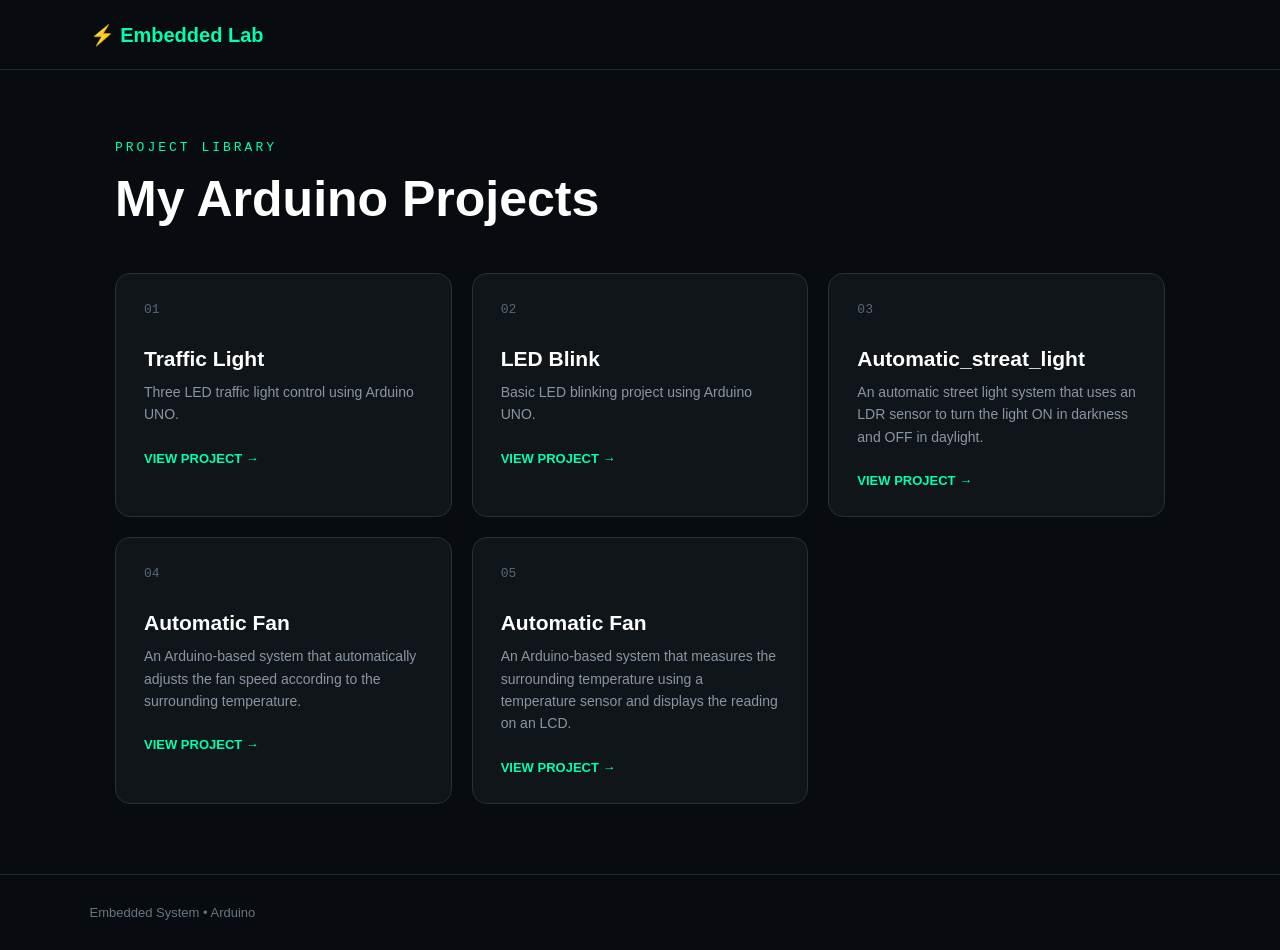
<file: index.html>
<!DOCTYPE html>
<html lang="en">

<head>
    <meta charset="UTF-8">
    <meta name="viewport" content="width=device-width, initial-scale=1.0">

    <title>Embedded System Projects</title>

    <style>
        * {
            margin: 0;
            padding: 0;
            box-sizing: border-box;
        }

        body {
            font-family: Arial, sans-serif;
            background: #080b0f;
            color: white;
            min-height: 100vh;
        }

        header {
            height: 70px;
            display: flex;
            align-items: center;
            padding: 0 7%;
            border-bottom: 1px solid #202830;
        }

        .logo {
            color: #00ffae;
            font-size: 20px;
            font-weight: bold;
        }

        main {
            max-width: 1100px;
            margin: auto;
            padding: 70px 25px;
        }

        .small-title {
            color: #00ffae;
            font-family: monospace;
            letter-spacing: 3px;
            font-size: 13px;
            margin-bottom: 15px;
        }

        h1 {
            font-size: 50px;
            margin-bottom: 45px;
        }

        .project-list {
            display: grid;
            grid-template-columns: repeat(auto-fit, minmax(280px, 1fr));
            gap: 20px;
        }

        .project {
            display: block;
            text-decoration: none;
            color: white;

            background: #10151a;
            border: 1px solid #26313a;
            border-radius: 15px;

            padding: 28px;

            transition: 0.25s;
        }

        .project:hover {
            transform: translateY(-5px);
            border-color: #00ffae;
        }

        .project-number {
            color: #596773;
            font-family: monospace;
            font-size: 13px;
            margin-bottom: 30px;
        }

        .project h2 {
            font-size: 21px;
            margin-bottom: 10px;
        }

        .project p {
            color: #8996a1;
            line-height: 1.6;
            font-size: 14px;
        }

        .arrow {
            display: block;
            color: #00ffae;
            margin-top: 25px;
            font-size: 13px;
            font-weight: bold;
        }

        footer {
            border-top: 1px solid #202830;
            padding: 30px 7%;
            color: #687580;
            font-size: 13px;
        }

        @media (max-width: 600px) {

            main {
                padding: 50px 20px;
            }

            h1 {
                font-size: 38px;
            }

        }
    </style>

</head>


<body>

    <header>

        <div class="logo">
            ⚡ Embedded Lab
        </div>

    </header>


    <main>

        <div class="small-title">
            PROJECT LIBRARY
        </div>

        <h1>
            My Arduino Projects
        </h1>


        <div class="project-list">


            <!-- PROJECT 01 -->

            <a
                href="traffic-light.html"
                class="project"
            >

                <div class="project-number">
                    01
                </div>

                <h2>
                    Traffic Light
                </h2>

                <p>
                    Three LED traffic light control
                    using Arduino UNO.
                </p>

                <span class="arrow">
                    VIEW PROJECT →
                </span>

            </a>


            <!-- PROJECT 02 -->

            <a
                href="led_blink.html"
                class="project"
            >

                <div class="project-number">
                    02
                </div>

                <h2>
                   LED Blink
                </h2>

                <p>
                    Basic LED blinking project
                    using Arduino UNO.
                </p>

                <span class="arrow">
                    VIEW PROJECT →
                </span>

            </a>


            <!-- PROJECT 03 -->

            <a
                href="automatic_streat_light.html"
                class="project"
            >

                <div class="project-number">
                    03
                </div>

                <h2>
                    Automatic_streat_light
                </h2>

                <p>
                    An automatic street light system that uses an 
                    LDR sensor to turn the light ON in darkness and OFF in daylight.
                </p>

                <span class="arrow">
                    VIEW PROJECT →
                </span>

            </a>


            <!-- PROJECT 04 -->

            <a
                href="automatic_fan.html"
                class="project"
            >

                <div class="project-number">
                    04
                </div>

                <h2>
                    Automatic Fan
                </h2>

                <p>
                    An Arduino-based system that automatically adjusts 
                    the fan speed according to the surrounding temperature.
                </p>

                <span class="arrow">
                    VIEW PROJECT →
                </span>

            </a>

                        <!-- PROJECT 05 -->

            <a
                href="temperature_monitoring.html"
                class="project"
            >

                <div class="project-number">
                    05
                </div>

                <h2>
                    Automatic Fan
                </h2>

                <p>
                    An Arduino-based system that measures the surrounding 
                    temperature using a temperature sensor and displays the reading on an LCD.
                </p>

                <span class="arrow">
                    VIEW PROJECT →
                </span>

            </a>


        </div>

    </main>


    <footer>

        Embedded System • Arduino 

    </footer>


</body>

</html>
</file>
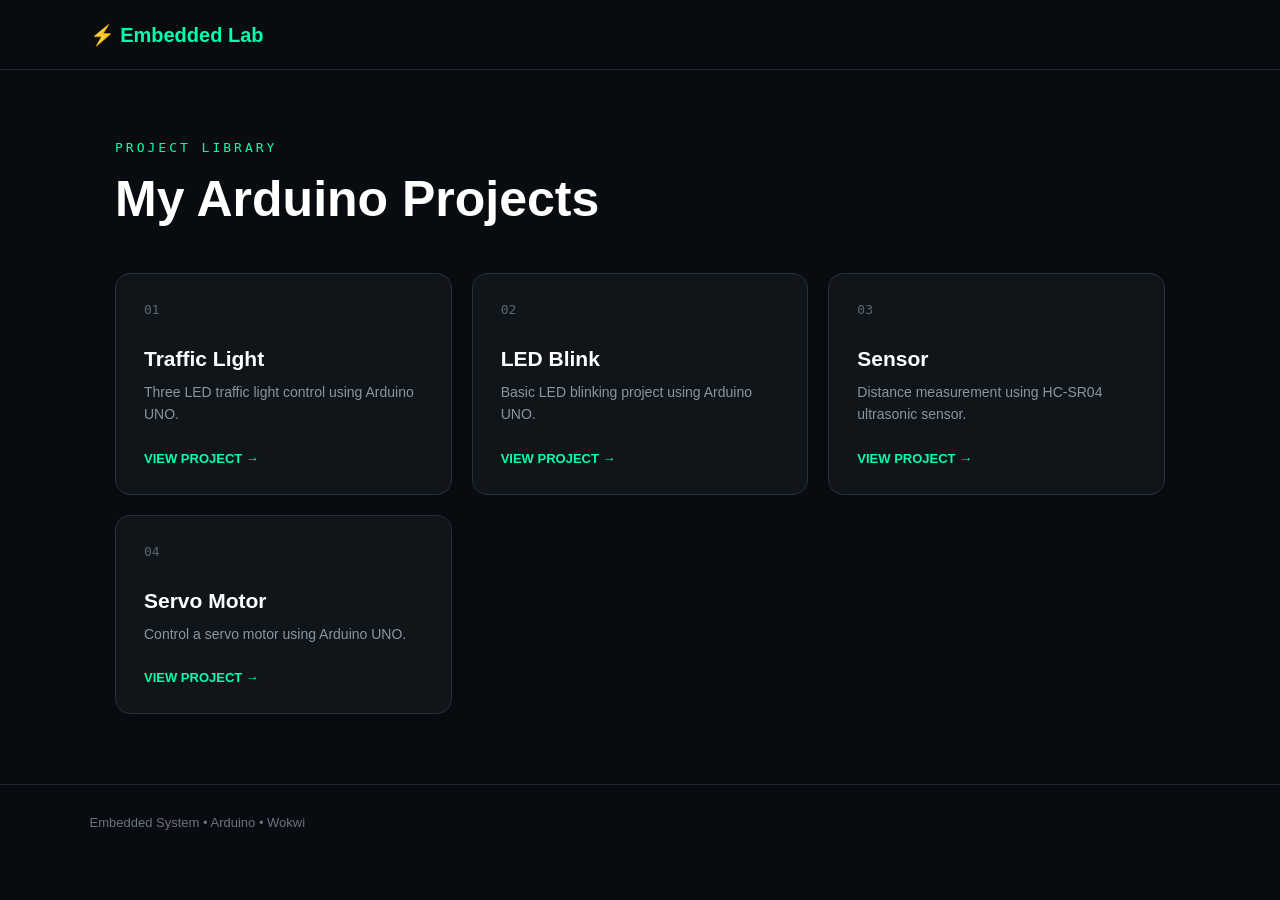
<file: ambedded_system/index.html>
<!DOCTYPE html>
<html lang="en">

<head>
    <meta charset="UTF-8">
    <meta name="viewport" content="width=device-width, initial-scale=1.0">

    <title>Embedded System Projects</title>

    <style>
        * {
            margin: 0;
            padding: 0;
            box-sizing: border-box;
        }

        body {
            font-family: Arial, sans-serif;
            background: #080b0f;
            color: white;
            min-height: 100vh;
        }

        header {
            height: 70px;
            display: flex;
            align-items: center;
            padding: 0 7%;
            border-bottom: 1px solid #202830;
        }

        .logo {
            color: #00ffae;
            font-size: 20px;
            font-weight: bold;
        }

        main {
            max-width: 1100px;
            margin: auto;
            padding: 70px 25px;
        }

        .small-title {
            color: #00ffae;
            font-family: monospace;
            letter-spacing: 3px;
            font-size: 13px;
            margin-bottom: 15px;
        }

        h1 {
            font-size: 50px;
            margin-bottom: 45px;
        }

        .project-list {
            display: grid;
            grid-template-columns: repeat(auto-fit, minmax(280px, 1fr));
            gap: 20px;
        }

        .project {
            display: block;
            text-decoration: none;
            color: white;

            background: #10151a;
            border: 1px solid #26313a;
            border-radius: 15px;

            padding: 28px;

            transition: 0.25s;
        }

        .project:hover {
            transform: translateY(-5px);
            border-color: #00ffae;
        }

        .project-number {
            color: #596773;
            font-family: monospace;
            font-size: 13px;
            margin-bottom: 30px;
        }

        .project h2 {
            font-size: 21px;
            margin-bottom: 10px;
        }

        .project p {
            color: #8996a1;
            line-height: 1.6;
            font-size: 14px;
        }

        .arrow {
            display: block;
            color: #00ffae;
            margin-top: 25px;
            font-size: 13px;
            font-weight: bold;
        }

        footer {
            border-top: 1px solid #202830;
            padding: 30px 7%;
            color: #687580;
            font-size: 13px;
        }

        @media (max-width: 600px) {

            main {
                padding: 50px 20px;
            }

            h1 {
                font-size: 38px;
            }

        }
    </style>

</head>


<body>

    <header>

        <div class="logo">
            ⚡ Embedded Lab
        </div>

    </header>


    <main>

        <div class="small-title">
            PROJECT LIBRARY
        </div>

        <h1>
            My Arduino Projects
        </h1>


        <div class="project-list">


            <!-- PROJECT 01 -->

            <a
                href="traffic-light.html"
                class="project"
            >

                <div class="project-number">
                    01
                </div>

                <h2>
                    Traffic Light
                </h2>

                <p>
                    Three LED traffic light control
                    using Arduino UNO.
                </p>

                <span class="arrow">
                    VIEW PROJECT →
                </span>

            </a>


            <!-- PROJECT 02 -->

            <a
                href="led-blink.html"
                class="project"
            >

                <div class="project-number">
                    02
                </div>

                <h2>
                   LED Blink
                </h2>

                <p>
                    Basic LED blinking project
                    using Arduino UNO.
                </p>

                <span class="arrow">
                    VIEW PROJECT →
                </span>

            </a>


            <!-- PROJECT 03 -->

            <a
                href="ultrasonic.html"
                class="project"
            >

                <div class="project-number">
                    03
                </div>

                <h2>
                    Sensor
                </h2>

                <p>
                    Distance measurement using
                    HC-SR04 ultrasonic sensor.
                </p>

                <span class="arrow">
                    VIEW PROJECT →
                </span>

            </a>


            <!-- PROJECT 04 -->

            <a
                href="servo-motor.html"
                class="project"
            >

                <div class="project-number">
                    04
                </div>

                <h2>
                    Servo Motor
                </h2>

                <p>
                    Control a servo motor using
                    Arduino UNO.
                </p>

                <span class="arrow">
                    VIEW PROJECT →
                </span>

            </a>


        </div>

    </main>


    <footer>

        Embedded System • Arduino • Wokwi

    </footer>


</body>

</html>
</file>
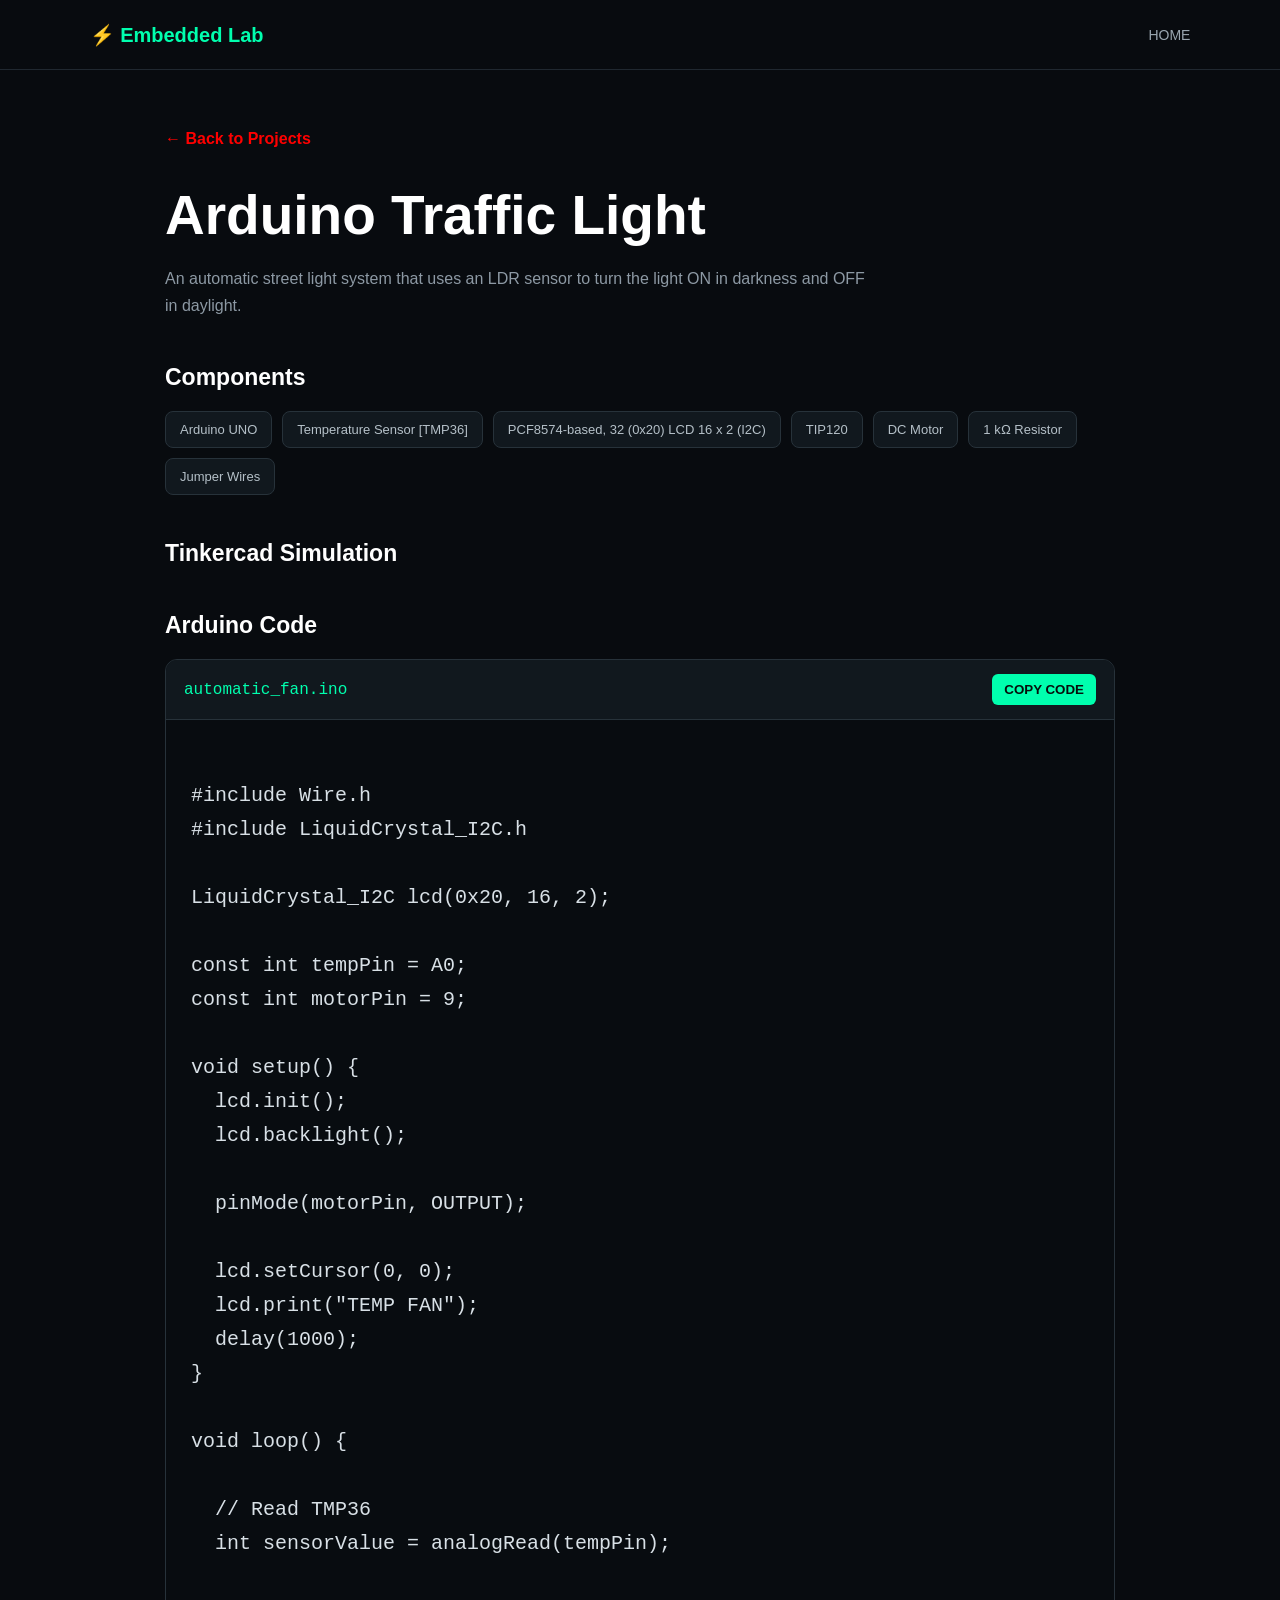
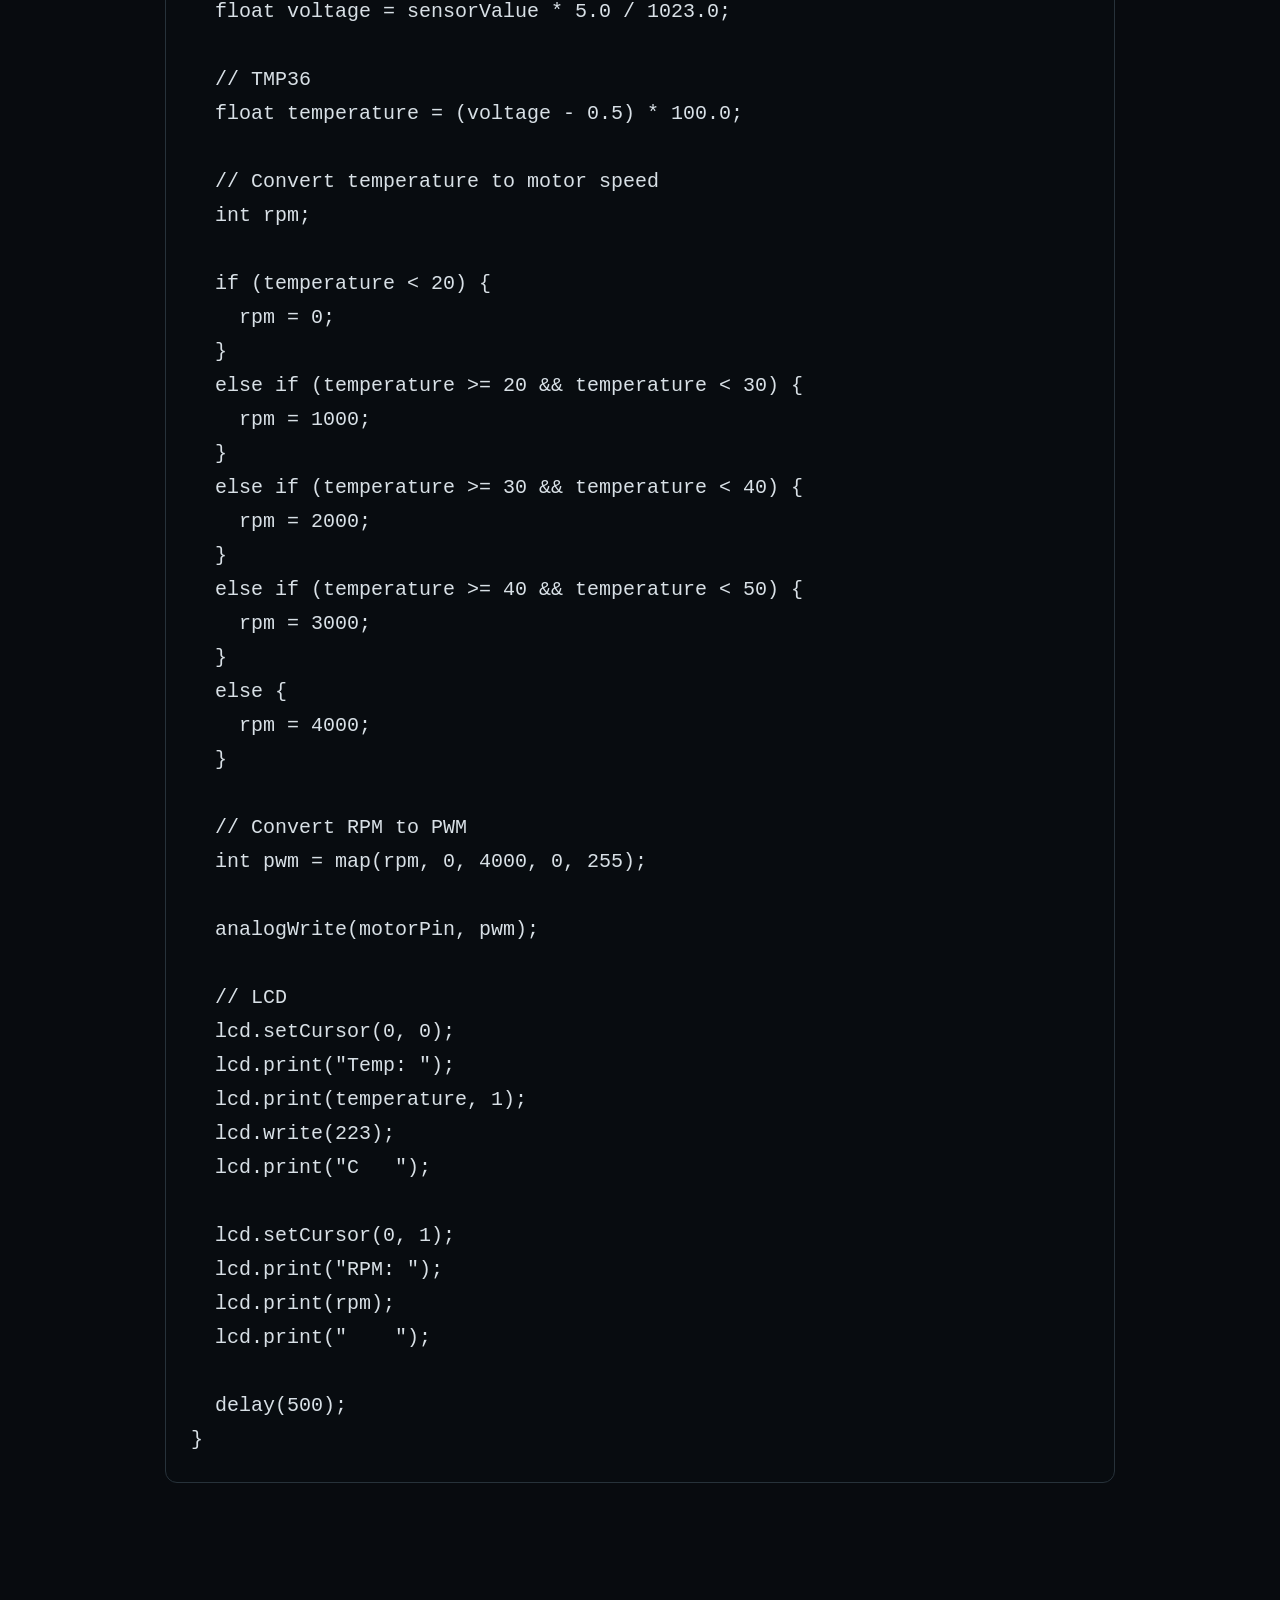
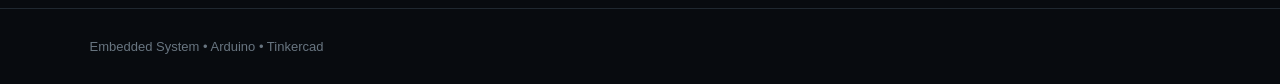
<file: automatic_fan.html>
<!DOCTYPE html>
<html lang="en">

<head>

    <meta charset="UTF-8">

    <meta
        name="viewport"
        content="width=device-width, initial-scale=1.0"
    >

    <title>Arduino Traffic Light</title>

    <link rel="stylesheet" href="style.css">

</head>


<body>


<header>

    <div class="logo">
        ⚡ Embedded Lab
    </div>


    <a
        href="index.html"
        class="home"
    >
        HOME
    </a>

</header>


<main>


    <a
        href="index.html"
        class="back"
    >
        ← Back to Projects
    </a>


    <h1>
        Arduino Traffic Light
    </h1>


    <p class="description">

An automatic street light system that uses an 
LDR sensor to turn the light ON in darkness and OFF in daylight.

    </p>


    <!-- COMPONENTS -->

    <section>

        <h2>
            Components
        </h2>


        <div class="components">

            <span class="component">
                Arduino UNO
            </span>

            <span class="component">
                Temperature Sensor [TMP36]
            </span>

            <span class="component">
                PCF8574-based, 32 (0x20) LCD 16 x 2 (I2C)
            </span>

            <span class="component">
                TIP120
            </span>

            <span class="component">
                DC Motor
            </span>

            <span class="component">
                1 kΩ Resistor
            </span>

            <span class="component">
                Jumper Wires
            </span>

        </div>

    </section>


   

    <section>

        <h2>
            Tinkercad Simulation
        </h2>


    </section>


    <!-- ARDUINO CODE -->

    <section>

        <h2>
            Arduino Code
        </h2>


        <div class="code-box">


            <div class="code-header">

                <span class="code-title">
                    automatic_fan.ino
                </span>


                <button
                    class="copy"
                    onclick="copyCode('arduinoCode')"
                >
                    COPY CODE
                </button>

            </div>


            <pre><code id="arduinoCode">
#include Wire.h
#include LiquidCrystal_I2C.h

LiquidCrystal_I2C lcd(0x20, 16, 2);

const int tempPin = A0;
const int motorPin = 9;

void setup() {
  lcd.init();
  lcd.backlight();

  pinMode(motorPin, OUTPUT);

  lcd.setCursor(0, 0);
  lcd.print("TEMP FAN");
  delay(1000);
}

void loop() {

  // Read TMP36
  int sensorValue = analogRead(tempPin);

  float voltage = sensorValue * 5.0 / 1023.0;

  // TMP36
  float temperature = (voltage - 0.5) * 100.0;

  // Convert temperature to motor speed
  int rpm;

  if (temperature < 20) {
    rpm = 0;
  }
  else if (temperature >= 20 && temperature < 30) {
    rpm = 1000;
  }
  else if (temperature >= 30 && temperature < 40) {
    rpm = 2000;
  }
  else if (temperature >= 40 && temperature < 50) {
    rpm = 3000;
  }
  else {
    rpm = 4000;
  }

  // Convert RPM to PWM
  int pwm = map(rpm, 0, 4000, 0, 255);

  analogWrite(motorPin, pwm);

  // LCD
  lcd.setCursor(0, 0);
  lcd.print("Temp: ");
  lcd.print(temperature, 1);
  lcd.write(223);
  lcd.print("C   ");

  lcd.setCursor(0, 1);
  lcd.print("RPM: ");
  lcd.print(rpm);
  lcd.print("    ");

  delay(500);
}
</code></pre>


        </div>


    </section>


</main>


<footer>

    Embedded System • Arduino • Tinkercad

</footer>


<script src="script.js"></script>


</body>

</html>
</file>
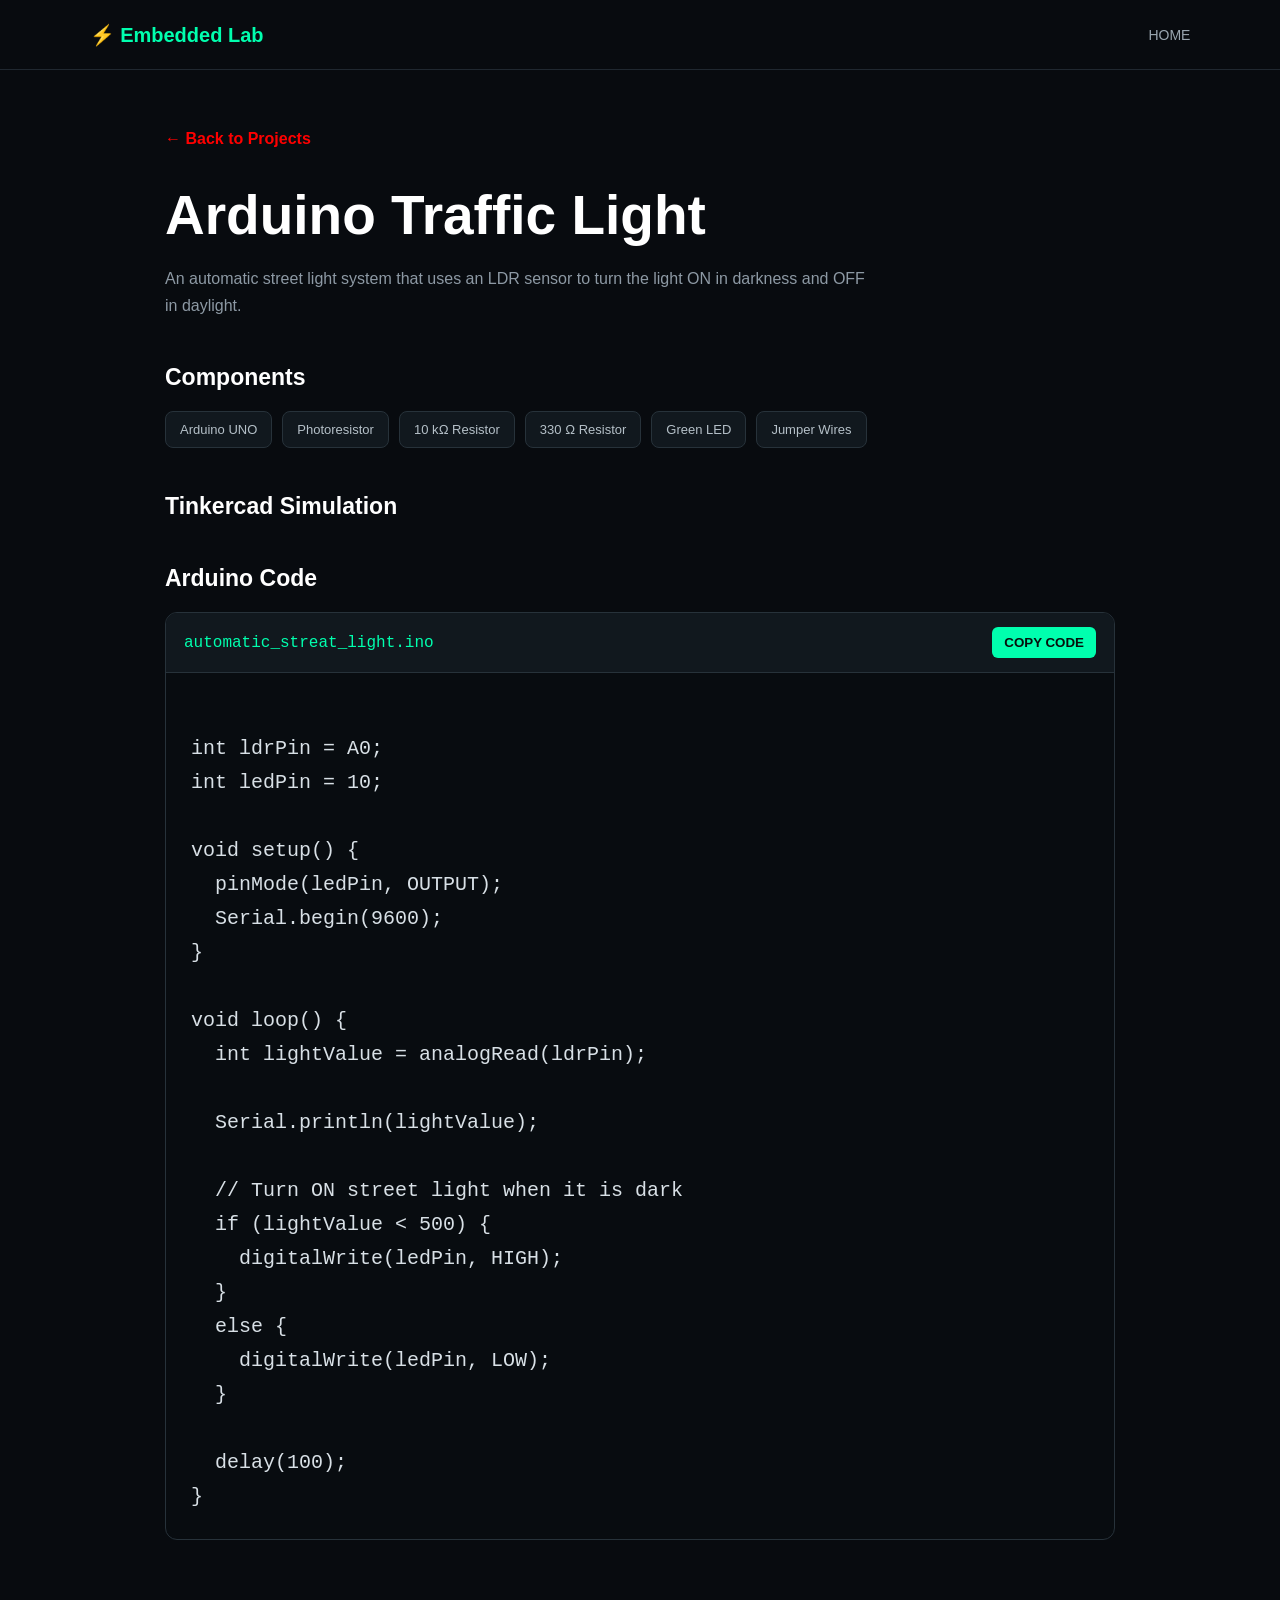
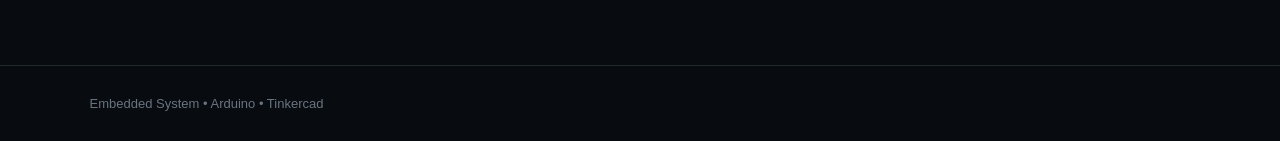
<file: automatic_streat_light.html>
<!DOCTYPE html>
<html lang="en">

<head>

    <meta charset="UTF-8">

    <meta
        name="viewport"
        content="width=device-width, initial-scale=1.0"
    >

    <title>Arduino Traffic Light</title>

    <link rel="stylesheet" href="style.css">

</head>


<body>


<header>

    <div class="logo">
        ⚡ Embedded Lab
    </div>


    <a
        href="index.html"
        class="home"
    >
        HOME
    </a>

</header>


<main>


    <a
        href="index.html"
        class="back"
    >
        ← Back to Projects
    </a>


    <h1>
        Arduino Traffic Light
    </h1>


    <p class="description">

An automatic street light system that uses an 
LDR sensor to turn the light ON in darkness and OFF in daylight.

    </p>


    <!-- COMPONENTS -->

    <section>

        <h2>
            Components
        </h2>


        <div class="components">

            <span class="component">
                Arduino UNO
            </span>

            <span class="component">
                Photoresistor
            </span>

            <span class="component">
                10 kΩ Resistor
            </span>

            <span class="component">
                330 Ω Resistor
            </span>

            <span class="component">
                Green LED
            </span>

            <span class="component">
                Jumper Wires
            </span>

        </div>

    </section>


   

    <section>

        <h2>
            Tinkercad Simulation
        </h2>


    </section>


    <!-- ARDUINO CODE -->

    <section>

        <h2>
            Arduino Code
        </h2>


        <div class="code-box">


            <div class="code-header">

                <span class="code-title">
                    automatic_streat_light.ino
                </span>


                <button
                    class="copy"
                    onclick="copyCode('arduinoCode')"
                >
                    COPY CODE
                </button>

            </div>


            <pre><code id="arduinoCode">
int ldrPin = A0;
int ledPin = 10;

void setup() {
  pinMode(ledPin, OUTPUT);
  Serial.begin(9600);
}

void loop() {
  int lightValue = analogRead(ldrPin);

  Serial.println(lightValue);

  // Turn ON street light when it is dark
  if (lightValue < 500) {
    digitalWrite(ledPin, HIGH);
  } 
  else {
    digitalWrite(ledPin, LOW);
  }

  delay(100);
}
</code></pre>


        </div>


    </section>


</main>


<footer>

    Embedded System • Arduino • Tinkercad

</footer>


<script src="script.js"></script>


</body>

</html>
</file>
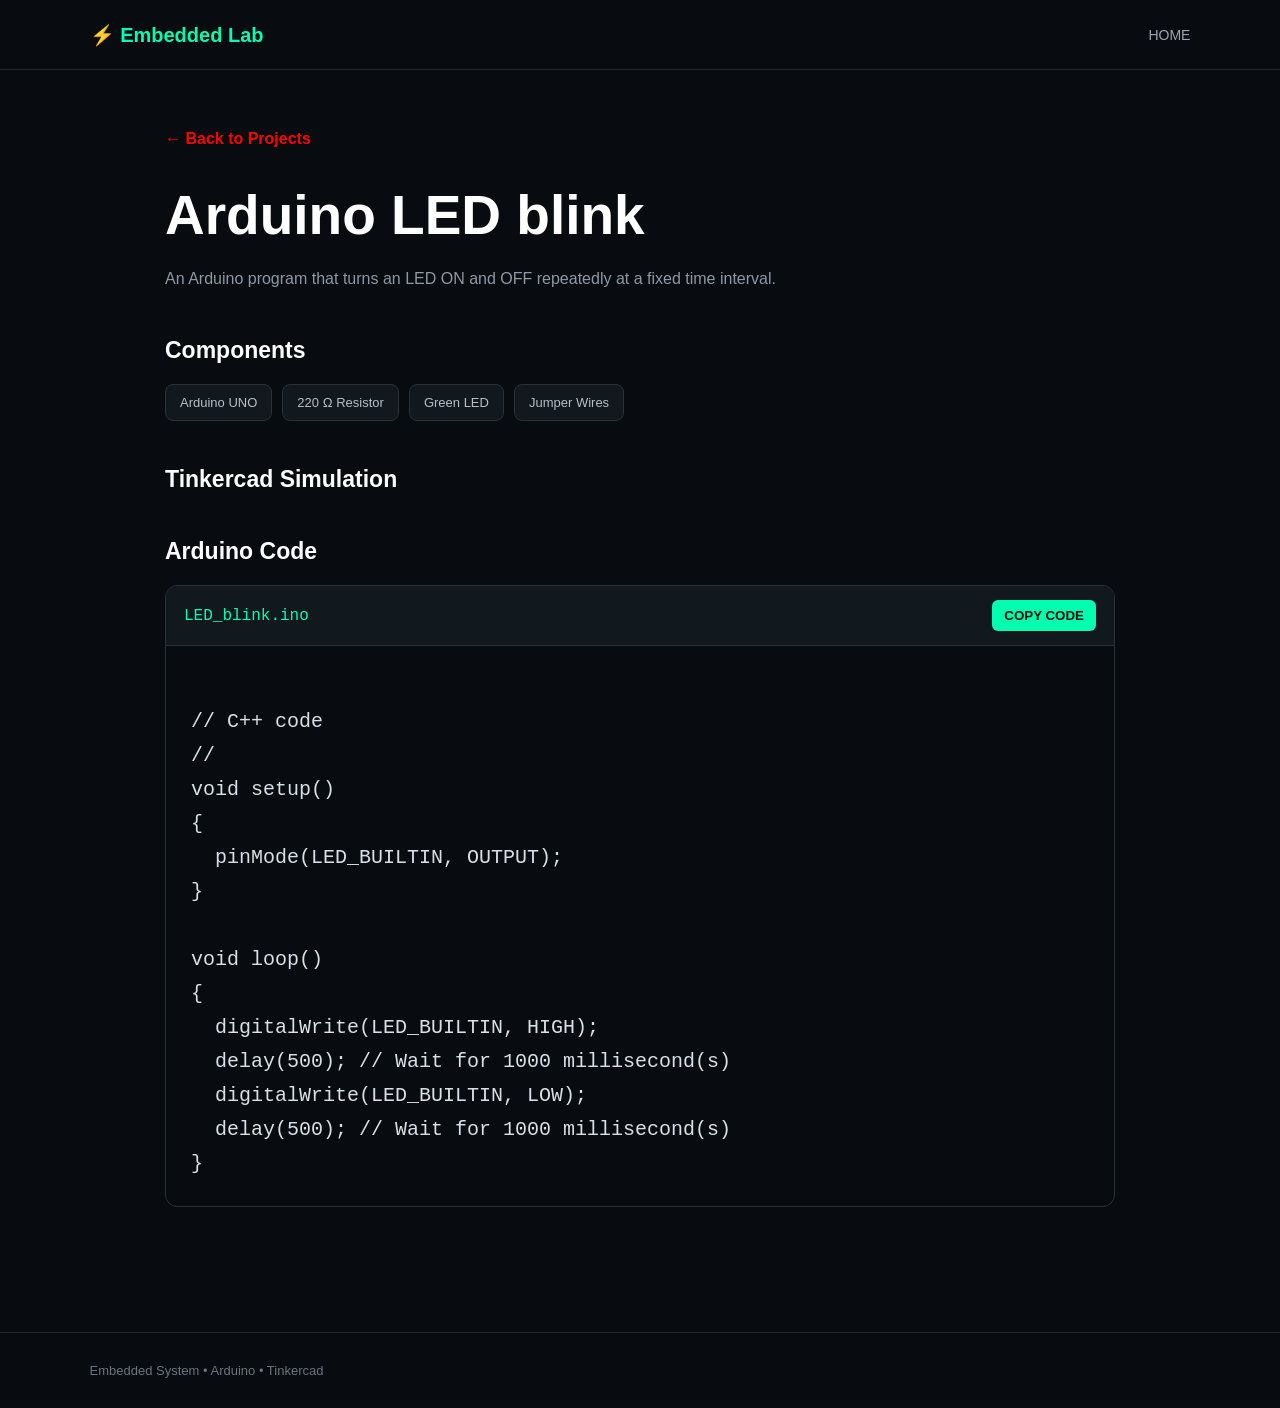
<file: led_blink.html>
<!DOCTYPE html>
<html lang="en">

<head>

    <meta charset="UTF-8">

    <meta
        name="viewport"
        content="width=device-width, initial-scale=1.0"
    >

    <title>Arduino Traffic Light</title>

    <link rel="stylesheet" href="style.css">

</head>


<body>


<header>

    <div class="logo">
        ⚡ Embedded Lab
    </div>


    <a
        href="index.html"
        class="home"
    >
        HOME
    </a>

</header>


<main>


    <a
        href="index.html"
        class="back"
    >
        ← Back to Projects
    </a>


    <h1>
        Arduino LED blink
    </h1>


    <p class="description">

        An Arduino 
        program that turns 
        an LED ON and OFF 
        repeatedly at a fixed time interval.

    </p>


    <!-- COMPONENTS -->

    <section>

        <h2>
            Components
        </h2>


        <div class="components">

            <span class="component">
                Arduino UNO
            </span>

            <span class="component">
                220 Ω Resistor
            </span>

            <span class="component">
                Green LED
            </span>

            <span class="component">
                Jumper Wires
            </span>

        </div>

    </section>


   

    <section>

        <h2>
            Tinkercad Simulation
        </h2>


    </section>


    <!-- ARDUINO CODE -->

    <section>

        <h2>
            Arduino Code
        </h2>


        <div class="code-box">


            <div class="code-header">

                <span class="code-title">
                    LED_blink.ino
                </span>


                <button
                    class="copy"
                    onclick="copyCode('arduinoCode')"
                >
                    COPY CODE
                </button>

            </div>


            <pre><code id="arduinoCode">
// C++ code
//
void setup()
{
  pinMode(LED_BUILTIN, OUTPUT);
}

void loop()
{
  digitalWrite(LED_BUILTIN, HIGH);
  delay(500); // Wait for 1000 millisecond(s)
  digitalWrite(LED_BUILTIN, LOW);
  delay(500); // Wait for 1000 millisecond(s)
}
</code></pre>


        </div>


    </section>


</main>


<footer>

    Embedded System • Arduino • Tinkercad

</footer>


<script src="script.js"></script>


</body>

</html>
</file>
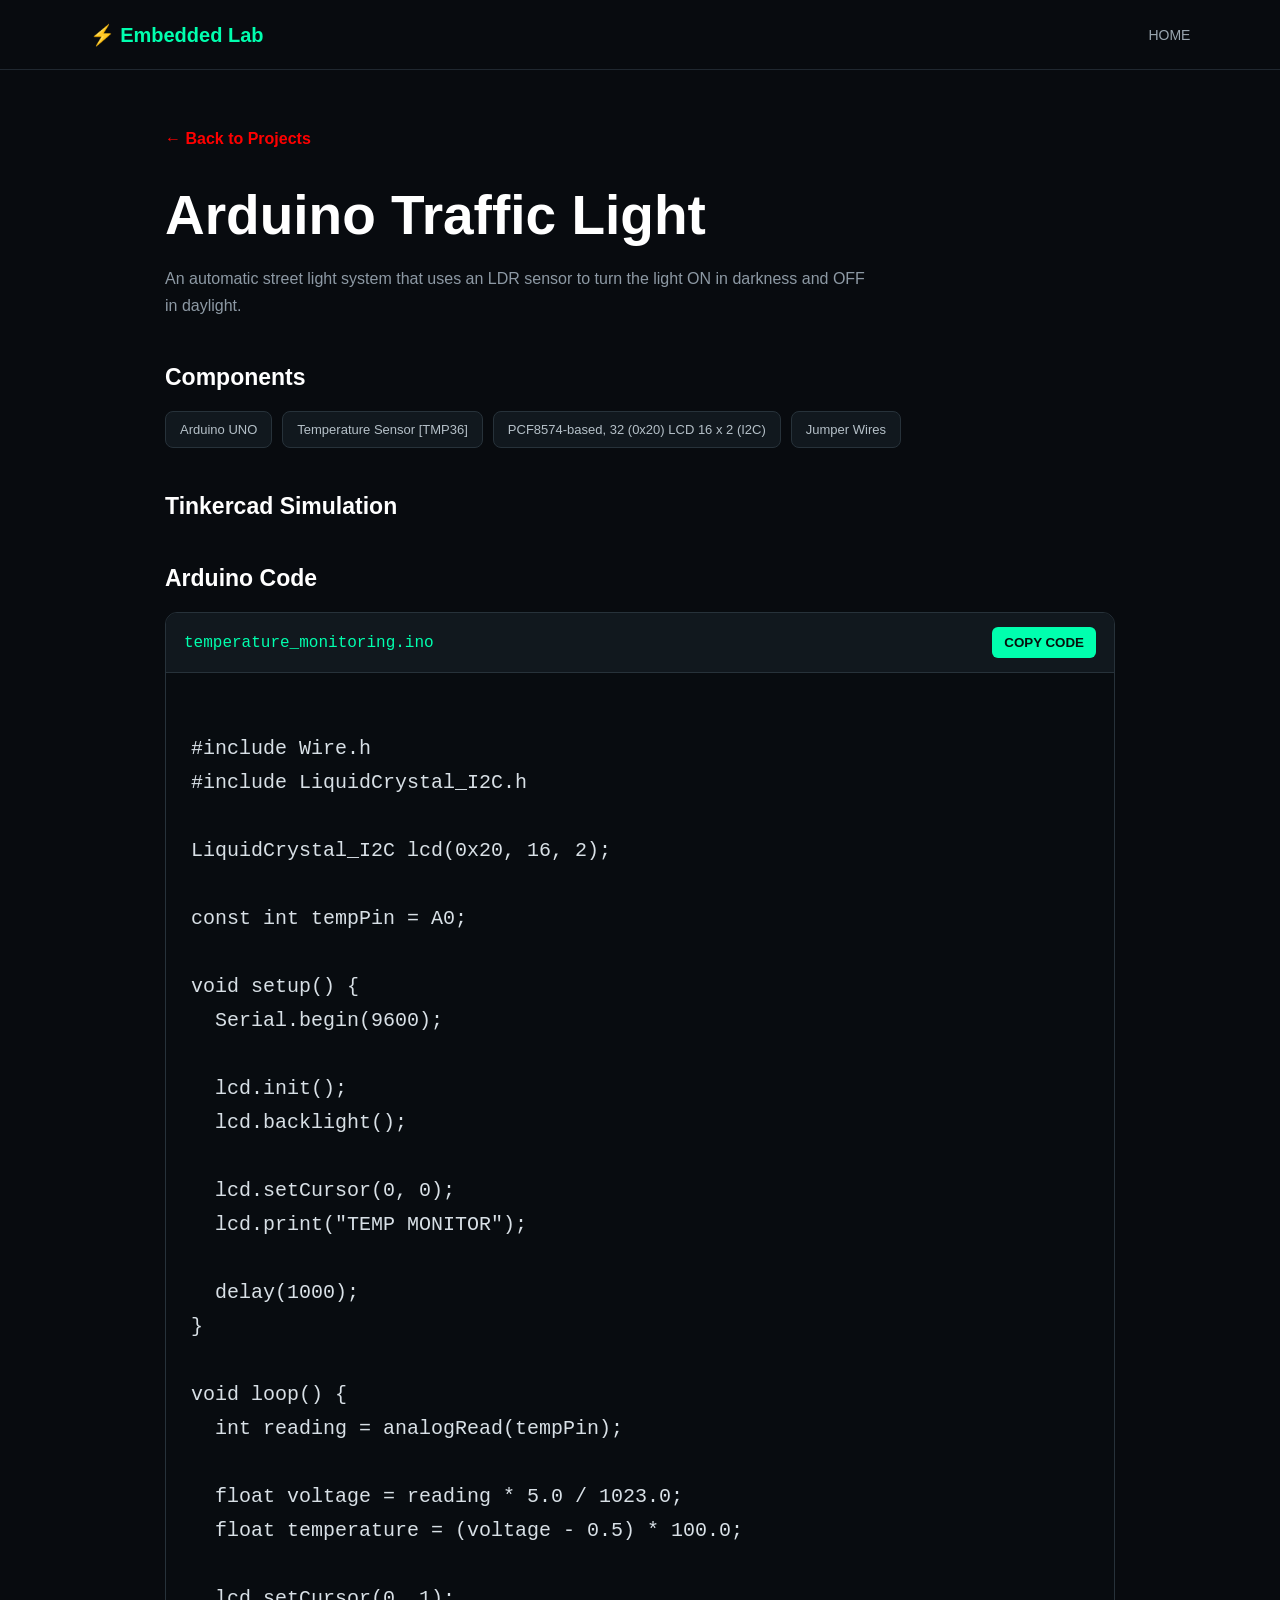
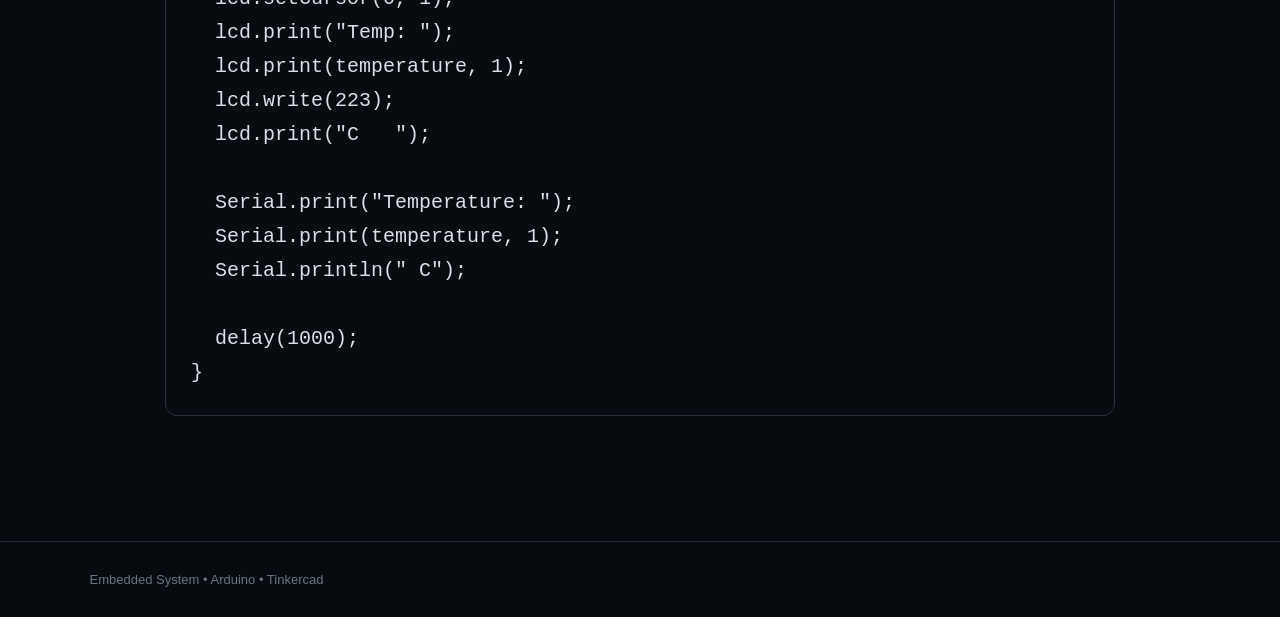
<file: temperature_monitoring.html>
<!DOCTYPE html>
<html lang="en">

<head>

    <meta charset="UTF-8">

    <meta
        name="viewport"
        content="width=device-width, initial-scale=1.0"
    >

    <title>Arduino Traffic Light</title>

    <link rel="stylesheet" href="style.css">

</head>


<body>


<header>

    <div class="logo">
        ⚡ Embedded Lab
    </div>


    <a
        href="index.html"
        class="home"
    >
        HOME
    </a>

</header>


<main>


    <a
        href="index.html"
        class="back"
    >
        ← Back to Projects
    </a>


    <h1>
        Arduino Traffic Light
    </h1>


    <p class="description">

An automatic street light system that uses an 
LDR sensor to turn the light ON in darkness and OFF in daylight.

    </p>


    <!-- COMPONENTS -->

    <section>

        <h2>
            Components
        </h2>


        <div class="components">

            <span class="component">
                Arduino UNO
            </span>

            <span class="component">
                Temperature Sensor [TMP36]
            </span>

            <span class="component">
                PCF8574-based, 32 (0x20) LCD 16 x 2 (I2C)
            </span>

            <span class="component">
                Jumper Wires
            </span>

        </div>

    </section>


   

    <section>

        <h2>
            Tinkercad Simulation
        </h2>


    </section>


    <!-- ARDUINO CODE -->

    <section>

        <h2>
            Arduino Code
        </h2>


        <div class="code-box">


            <div class="code-header">

                <span class="code-title">
                    temperature_monitoring.ino
                </span>


                <button
                    class="copy"
                    onclick="copyCode('arduinoCode')"
                >
                    COPY CODE
                </button>

            </div>


            <pre><code id="arduinoCode">
#include Wire.h
#include LiquidCrystal_I2C.h

LiquidCrystal_I2C lcd(0x20, 16, 2);

const int tempPin = A0;

void setup() {
  Serial.begin(9600);

  lcd.init();
  lcd.backlight();

  lcd.setCursor(0, 0);
  lcd.print("TEMP MONITOR");

  delay(1000);
}

void loop() {
  int reading = analogRead(tempPin);

  float voltage = reading * 5.0 / 1023.0;
  float temperature = (voltage - 0.5) * 100.0;

  lcd.setCursor(0, 1);
  lcd.print("Temp: ");
  lcd.print(temperature, 1);
  lcd.write(223);
  lcd.print("C   ");

  Serial.print("Temperature: ");
  Serial.print(temperature, 1);
  Serial.println(" C");

  delay(1000);
}
</code></pre>


        </div>


    </section>


</main>


<footer>

    Embedded System • Arduino • Tinkercad

</footer>


<script src="script.js"></script>


</body>

</html>
</file>
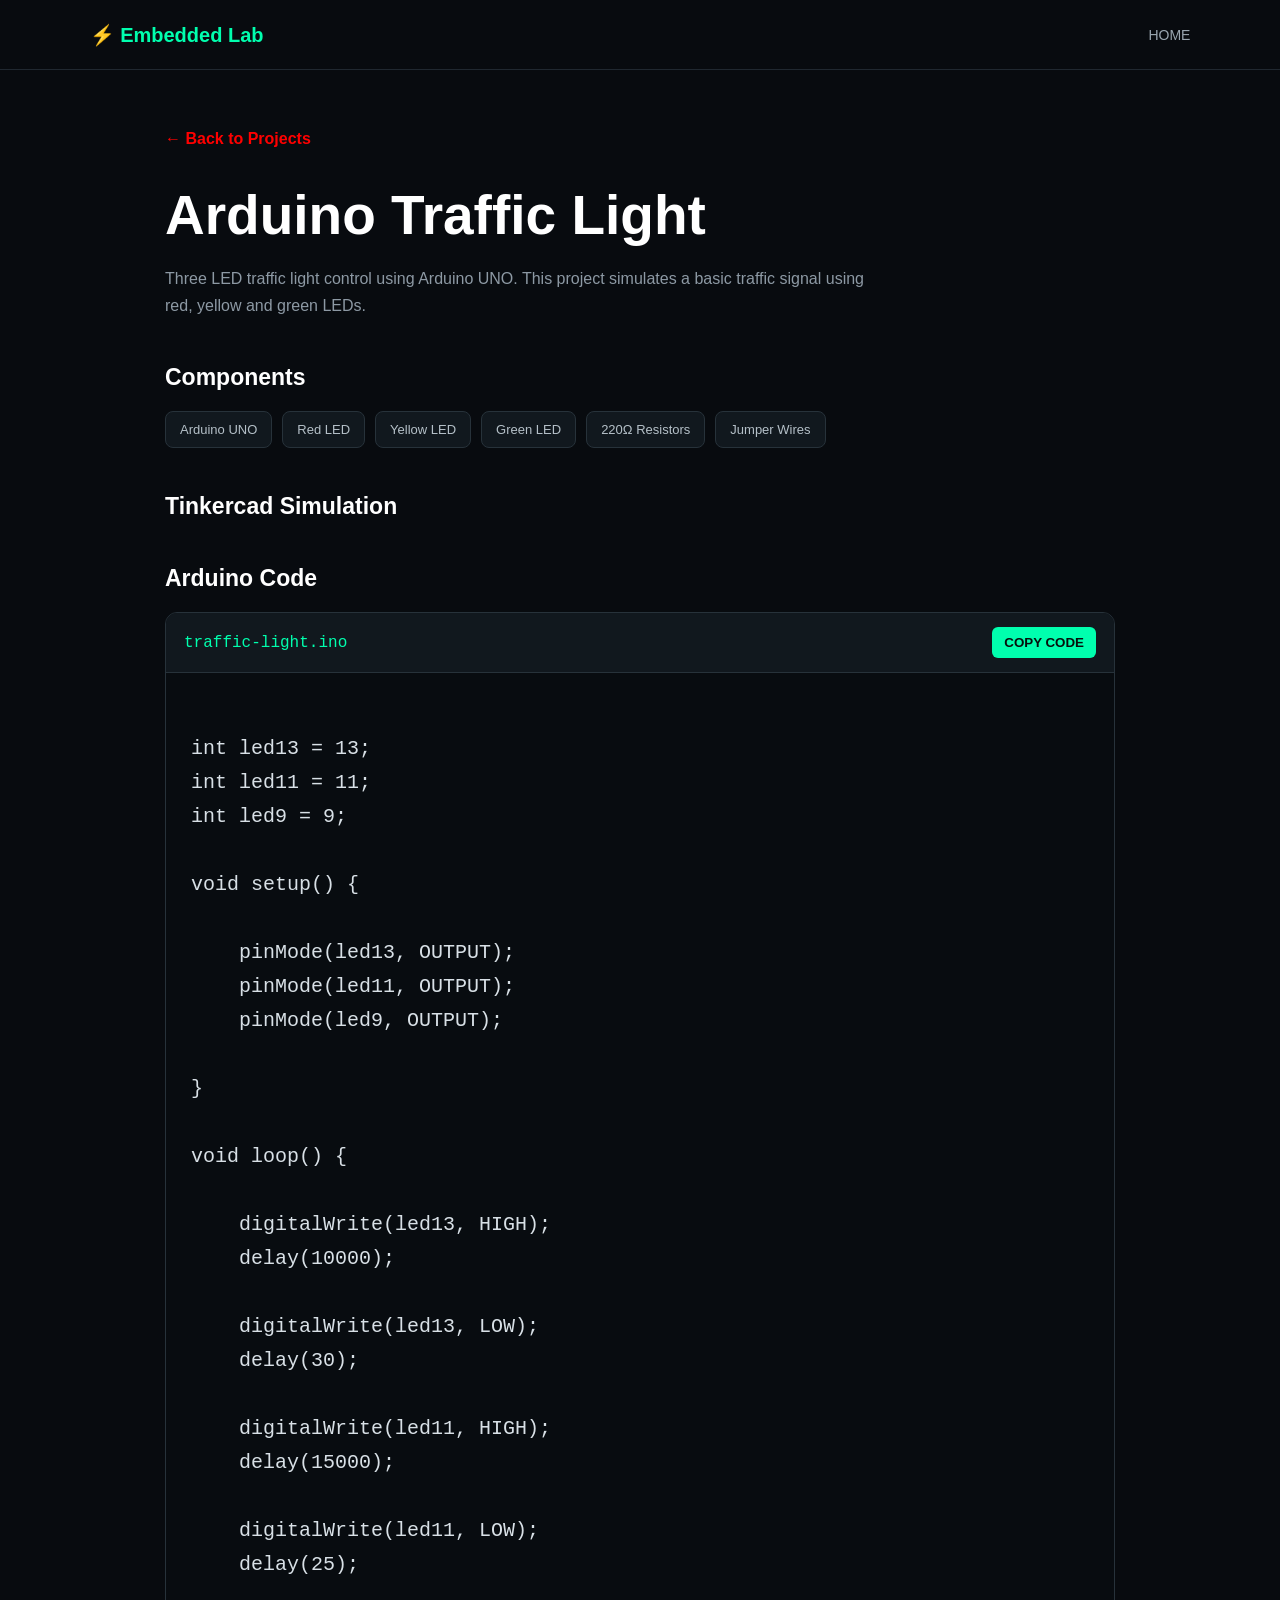
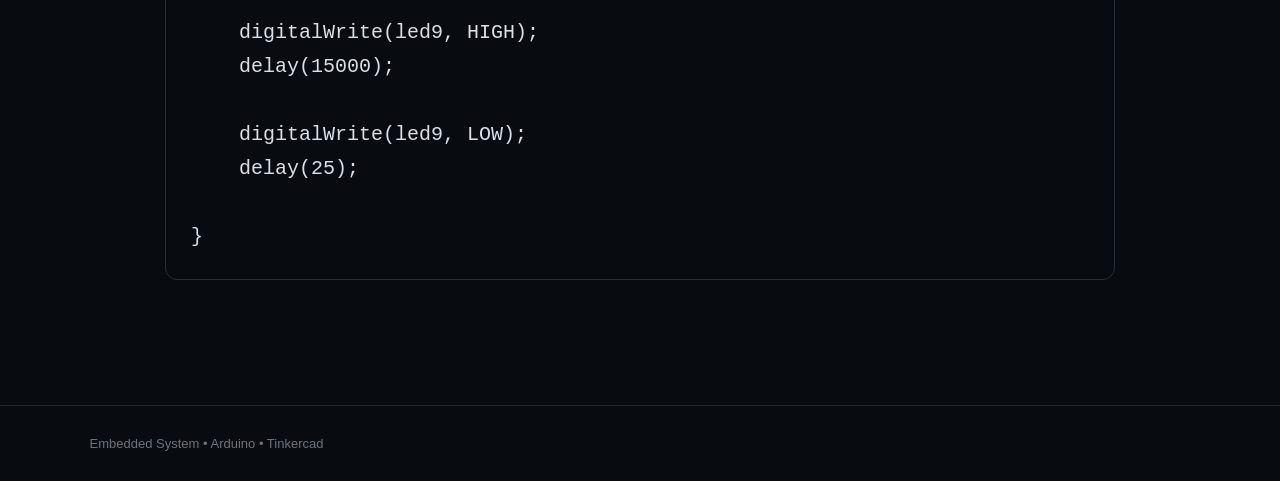
<file: traffic-light.html>
<!DOCTYPE html>
<html lang="en">

<head>

    <meta charset="UTF-8">

    <meta
        name="viewport"
        content="width=device-width, initial-scale=1.0"
    >

    <title>Arduino Traffic Light</title>

    <link rel="stylesheet" href="style.css">

</head>


<body>


<header>

    <div class="logo">
        ⚡ Embedded Lab
    </div>


    <a
        href="index.html"
        class="home"
    >
        HOME
    </a>

</header>


<main>


    <a
        href="index.html"
        class="back"
    >
        ← Back to Projects
    </a>


    <h1>
        Arduino Traffic Light
    </h1>


    <p class="description">

        Three LED traffic light control
        using Arduino UNO.

        This project simulates a basic
        traffic signal using red, yellow
        and green LEDs.

    </p>


    <!-- COMPONENTS -->

    <section>

        <h2>
            Components
        </h2>


        <div class="components">

            <span class="component">
                Arduino UNO
            </span>

            <span class="component">
                Red LED
            </span>

            <span class="component">
                Yellow LED
            </span>

            <span class="component">
                Green LED
            </span>

            <span class="component">
                220Ω Resistors
            </span>

            <span class="component">
                Jumper Wires
            </span>

        </div>

    </section>


    <!-- Tinkercad -->

    <section>

        <h2>
            Tinkercad Simulation
        </h2>

    </section>


    <!-- ARDUINO CODE -->

    <section>

        <h2>
            Arduino Code
        </h2>


        <div class="code-box">


            <div class="code-header">

                <span class="code-title">
                    traffic-light.ino
                </span>


                <button
                    class="copy"
                    onclick="copyCode('arduinoCode')"
                >
                    COPY CODE
                </button>

            </div>


            <pre><code id="arduinoCode">
int led13 = 13;
int led11 = 11;
int led9 = 9;

void setup() {

    pinMode(led13, OUTPUT);
    pinMode(led11, OUTPUT);
    pinMode(led9, OUTPUT);

}

void loop() {

    digitalWrite(led13, HIGH);
    delay(10000);

    digitalWrite(led13, LOW);
    delay(30);

    digitalWrite(led11, HIGH);
    delay(15000);

    digitalWrite(led11, LOW);
    delay(25);

    digitalWrite(led9, HIGH);
    delay(15000);

    digitalWrite(led9, LOW);
    delay(25);

}</code></pre>


        </div>


    </section>


</main>


<footer>

    Embedded System • Arduino • Tinkercad

</footer>


<script src="script.js"></script>


</body>

</html>
</file>
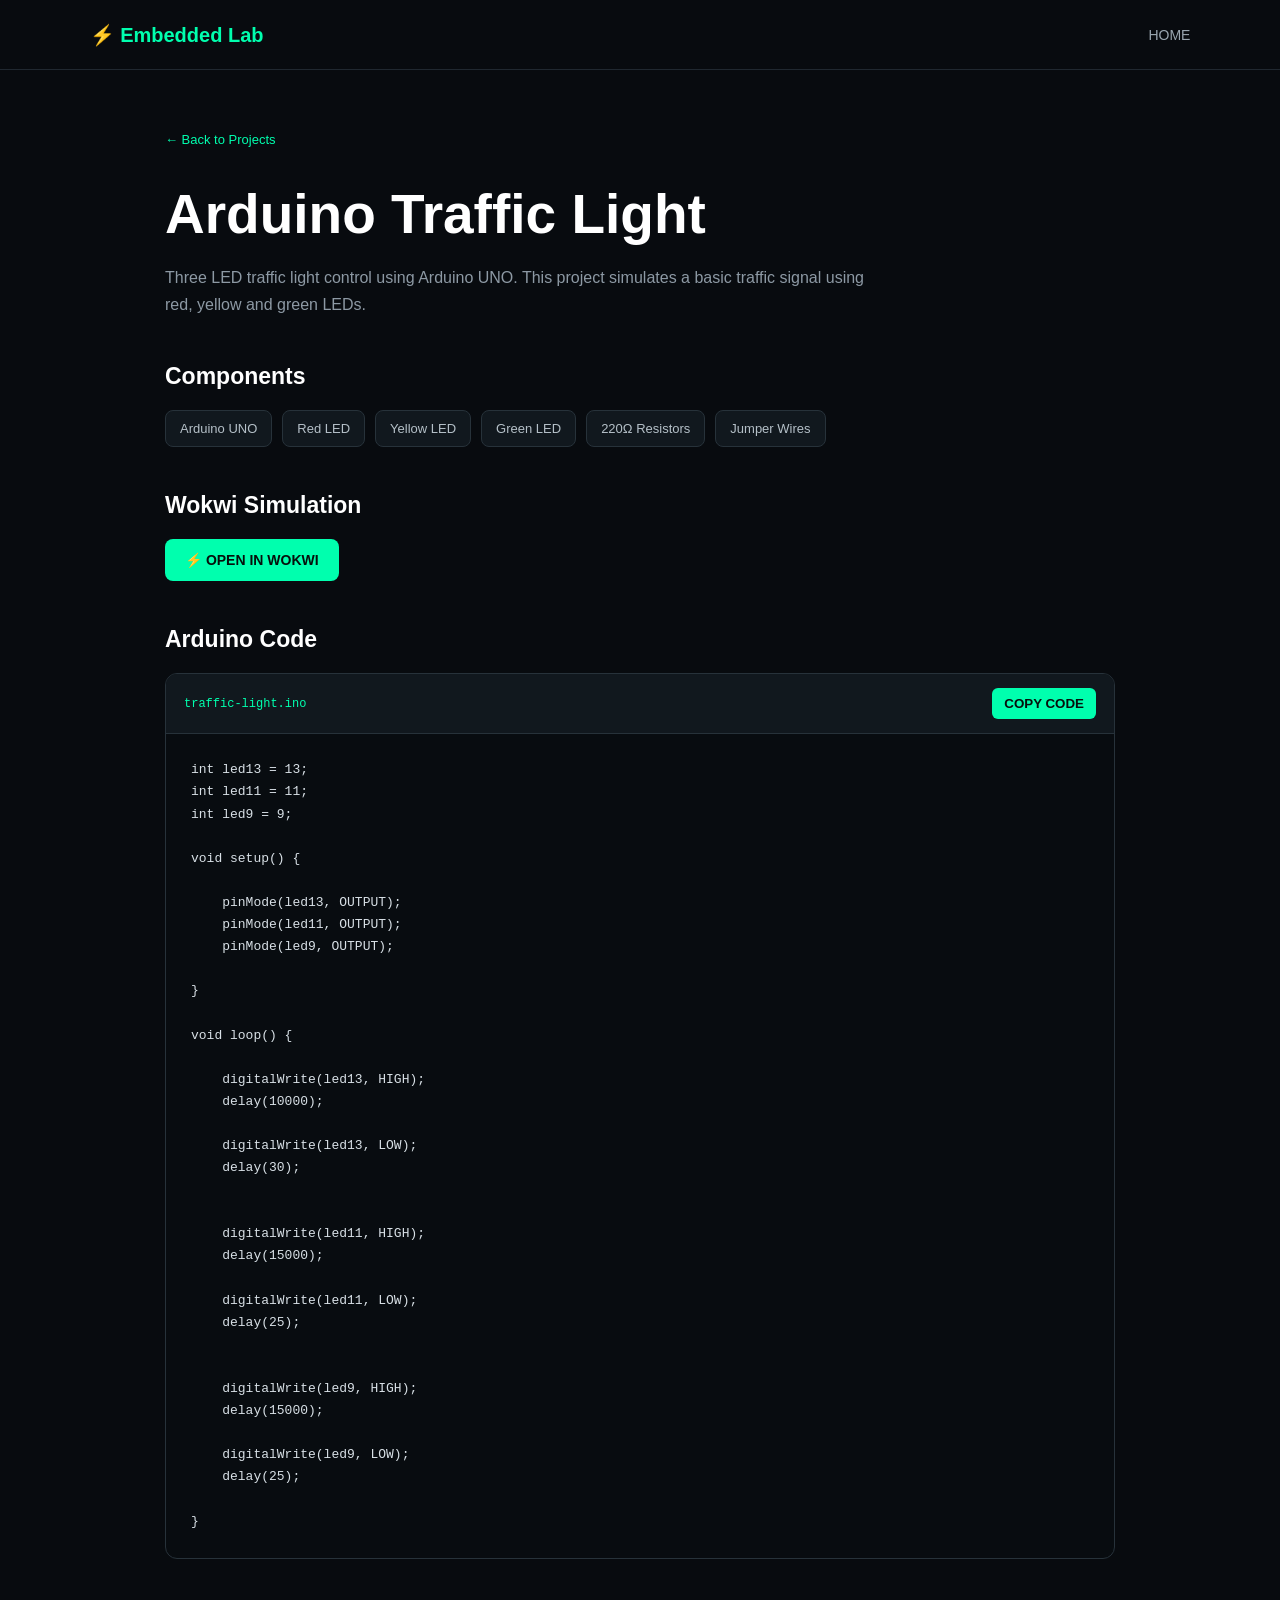
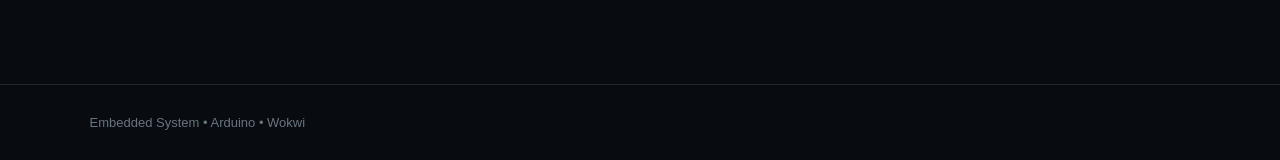
<file: ambedded_system/traffic-light.html>
<!DOCTYPE html>
<html lang="en">

<head>

    <meta charset="UTF-8">

    <meta
        name="viewport"
        content="width=device-width, initial-scale=1.0"
    >

    <title>Arduino Traffic Light</title>

    <link rel="stylesheet" href="style.css">

</head>


<body>


<header>

    <div class="logo">
        ⚡ Embedded Lab
    </div>


    <a
        href="index.html"
        class="home"
    >
        HOME
    </a>

</header>


<main>


    <a
        href="index.html"
        class="back"
    >
        ← Back to Projects
    </a>


    <h1>
        Arduino Traffic Light
    </h1>


    <p class="description">

        Three LED traffic light control
        using Arduino UNO.

        This project simulates a basic
        traffic signal using red, yellow
        and green LEDs.

    </p>


    <section>

        <h2>
            Components
        </h2>


        <div class="components">

            <span class="component">
                Arduino UNO
            </span>

            <span class="component">
                Red LED
            </span>

            <span class="component">
                Yellow LED
            </span>

            <span class="component">
                Green LED
            </span>

            <span class="component">
                220Ω Resistors
            </span>

            <span class="component">
                Jumper Wires
            </span>

        </div>

    </section>


    <section>

        <h2>
            Wokwi Simulation
        </h2>


        <a
            href="YOUR_WOKWI_LINK"
            target="_blank"
            class="wokwi"
        >
            ⚡ OPEN IN WOKWI
        </a>

    </section>


    <section>

        <h2>
            Arduino Code
        </h2>


        <div class="code-box">


            <div class="code-header">

                <span class="code-title">
                    traffic-light.ino
                </span>


                <button
                    class="copy"
                    onclick="copyCode()"
                >
                    COPY CODE
                </button>

            </div>


            <pre><code id="arduinoCode">int led13 = 13;
int led11 = 11;
int led9 = 9;

void setup() {

    pinMode(led13, OUTPUT);
    pinMode(led11, OUTPUT);
    pinMode(led9, OUTPUT);

}

void loop() {

    digitalWrite(led13, HIGH);
    delay(10000);

    digitalWrite(led13, LOW);
    delay(30);


    digitalWrite(led11, HIGH);
    delay(15000);

    digitalWrite(led11, LOW);
    delay(25);


    digitalWrite(led9, HIGH);
    delay(15000);

    digitalWrite(led9, LOW);
    delay(25);

}</code></pre>


        </div>

    </section>


</main>


<footer>

    Embedded System • Arduino • Wokwi

</footer>


<script src="script.js"></script>

</body>

</html>
</file>
<file: style.css>
* {
            margin: 0;
            padding: 0;
            box-sizing: border-box;
        }


        body {
            font-family: Arial, sans-serif;

            background: #080b0f;

            color: white;

            min-height: 100vh;
        }


        header {

            height: 70px;

            display: flex;

            justify-content: space-between;

            align-items: center;

            padding: 0 7%;

            border-bottom: 1px solid #202830;

        }


        .logo {

            color: #00ffae;

            font-size: 20px;

            font-weight: bold;

        }


        .home {

            color: #9aa6b0;

            text-decoration: none;

            font-size: 14px;

        }


        .home:hover {

            color: #00ffae;

        }


        main {

            max-width: 1000px;

            margin: auto;

            padding: 60px 25px 80px;

        }


        .back {

            display: inline-block;

            color: #ff0000;

            text-decoration: none;

            font-size: 16px;

            font-weight: bold;

            margin-bottom: 35px;

        }


        h1 {

            font-size: 55px;

            margin-bottom: 18px;

        }


        .description {

            color: #8d99a4;

            font-size: 16px;

            line-height: 1.7;

            max-width: 700px;

            margin-bottom: 45px;

        }


        section {

            margin-bottom: 45px;

        }


        h2 {

            font-size: 23px;

            margin-bottom: 20px;

        }


        .components {

            display: flex;

            flex-wrap: wrap;

            gap: 10px;

        }


        .component {

            background: #11181e;

            border: 1px solid #27323a;

            color: #b5c0c8;

            padding: 10px 14px;

            border-radius: 8px;

            font-size: 13px;

        }


        .wokwi {

            display: inline-block;

            padding: 13px 20px;

            background: #00ffae;

            color: #06100c;

            text-decoration: none;

            border-radius: 8px;

            font-weight: bold;

            font-size: 14px;

        }


        .wokwi:hover {

            opacity: 0.85;

        }


        .code-box {

            background: #080c10;

            border: 1px solid #27323a;

            border-radius: 12px;

            overflow: hidden;

        }


        .code-header {

            display: flex;

            justify-content: space-between;

            align-items: center;

            padding: 14px 18px;

            background: #11181e;

            border-bottom: 1px solid #27323a;

        }


        .code-title {

            color: #00ffae;

            font-family: monospace;

            font-size: 16px;

        }


        .copy {

            border: none;

            background: #00ffae;

            color: #06100c;

            padding: 8px 12px;

            border-radius: 6px;

            font-weight: bold;

            cursor: pointer;

        }


        pre {

            margin: 0;

            padding: 25px;

            overflow-x: auto;

            color: #d8e0e6;

            font-family: Consolas, monospace;

            font-size: 20px;

            line-height: 1.7;

        }


        .circuit {

            width: 100%;

            max-width: 800px;

            border-radius: 12px;

            border: 1px solid #27323a;

            margin-top: 10px;

        }


        footer {

            border-top: 1px solid #202830;

            padding: 30px 7%;

            color: #687580;

            font-size: 13px;

        }


        @media (max-width: 600px) {

            h1 {

                font-size: 38px;

            }

            main {

                padding: 45px 20px;

            }

            pre {

                font-size: 12px;

            }

        }
</file>
<file: ambedded_system/style.css>
* {
            margin: 0;
            padding: 0;
            box-sizing: border-box;
        }


        body {
            font-family: Arial, sans-serif;

            background: #080b0f;

            color: white;

            min-height: 100vh;
        }


        header {

            height: 70px;

            display: flex;

            justify-content: space-between;

            align-items: center;

            padding: 0 7%;

            border-bottom: 1px solid #202830;

        }


        .logo {

            color: #00ffae;

            font-size: 20px;

            font-weight: bold;

        }


        .home {

            color: #9aa6b0;

            text-decoration: none;

            font-size: 14px;

        }


        .home:hover {

            color: #00ffae;

        }


        main {

            max-width: 1000px;

            margin: auto;

            padding: 60px 25px 80px;

        }


        .back {

            display: inline-block;

            color: #00ffae;

            text-decoration: none;

            font-size: 13px;

            margin-bottom: 35px;

        }


        h1 {

            font-size: 55px;

            margin-bottom: 18px;

        }


        .description {

            color: #8d99a4;

            font-size: 16px;

            line-height: 1.7;

            max-width: 700px;

            margin-bottom: 45px;

        }


        section {

            margin-bottom: 45px;

        }


        h2 {

            font-size: 23px;

            margin-bottom: 20px;

        }


        .components {

            display: flex;

            flex-wrap: wrap;

            gap: 10px;

        }


        .component {

            background: #11181e;

            border: 1px solid #27323a;

            color: #b5c0c8;

            padding: 10px 14px;

            border-radius: 8px;

            font-size: 13px;

        }


        .wokwi {

            display: inline-block;

            padding: 13px 20px;

            background: #00ffae;

            color: #06100c;

            text-decoration: none;

            border-radius: 8px;

            font-weight: bold;

            font-size: 14px;

        }


        .wokwi:hover {

            opacity: 0.85;

        }


        .code-box {

            background: #080c10;

            border: 1px solid #27323a;

            border-radius: 12px;

            overflow: hidden;

        }


        .code-header {

            display: flex;

            justify-content: space-between;

            align-items: center;

            padding: 14px 18px;

            background: #11181e;

            border-bottom: 1px solid #27323a;

        }


        .code-title {

            color: #00ffae;

            font-family: monospace;

            font-size: 12px;

        }


        .copy {

            border: none;

            background: #00ffae;

            color: #06100c;

            padding: 8px 12px;

            border-radius: 6px;

            font-weight: bold;

            cursor: pointer;

        }


        pre {

            margin: 0;

            padding: 25px;

            overflow-x: auto;

            color: #d8e0e6;

            font-family: Consolas, monospace;

            font-size: 13px;

            line-height: 1.7;

        }


        .circuit {

            width: 100%;

            max-width: 800px;

            border-radius: 12px;

            border: 1px solid #27323a;

            margin-top: 10px;

        }


        footer {

            border-top: 1px solid #202830;

            padding: 30px 7%;

            color: #687580;

            font-size: 13px;

        }


        @media (max-width: 600px) {

            h1 {

                font-size: 38px;

            }

            main {

                padding: 45px 20px;

            }

            pre {

                font-size: 12px;

            }

        }
</file>
